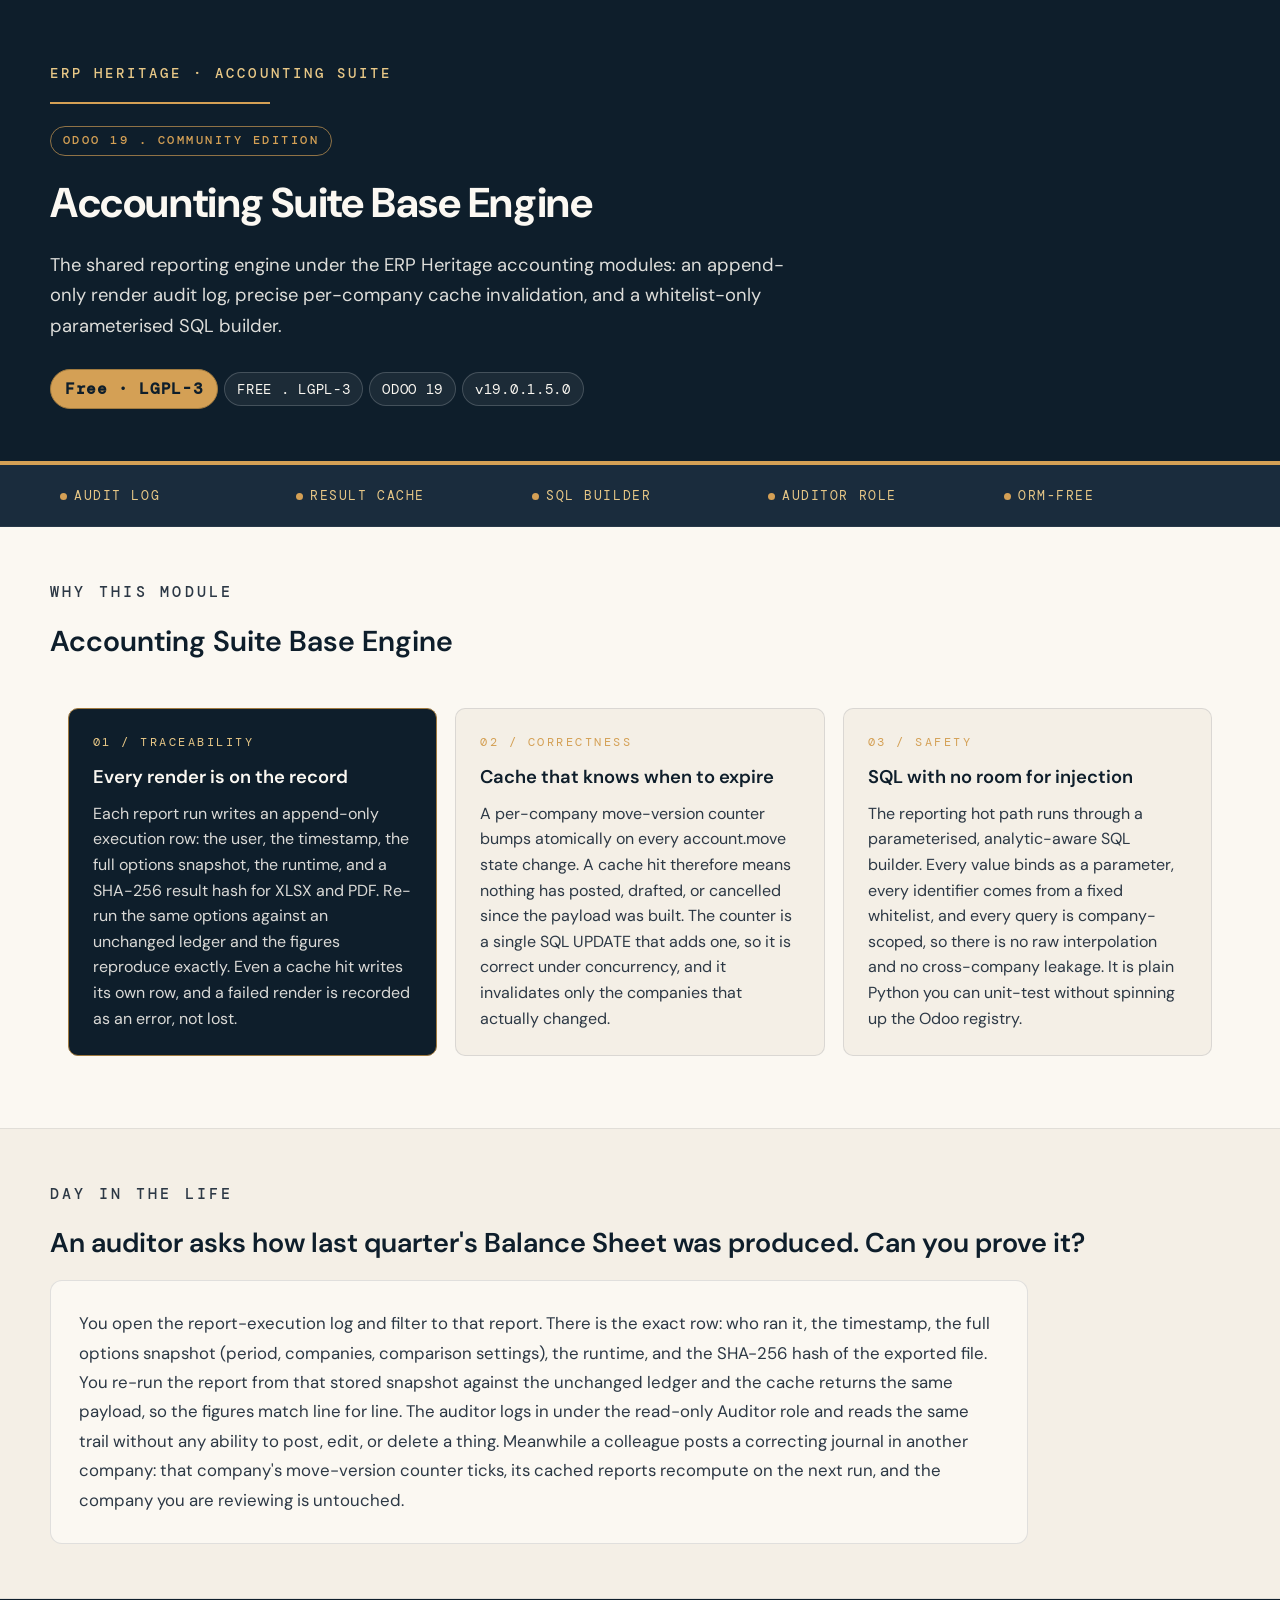
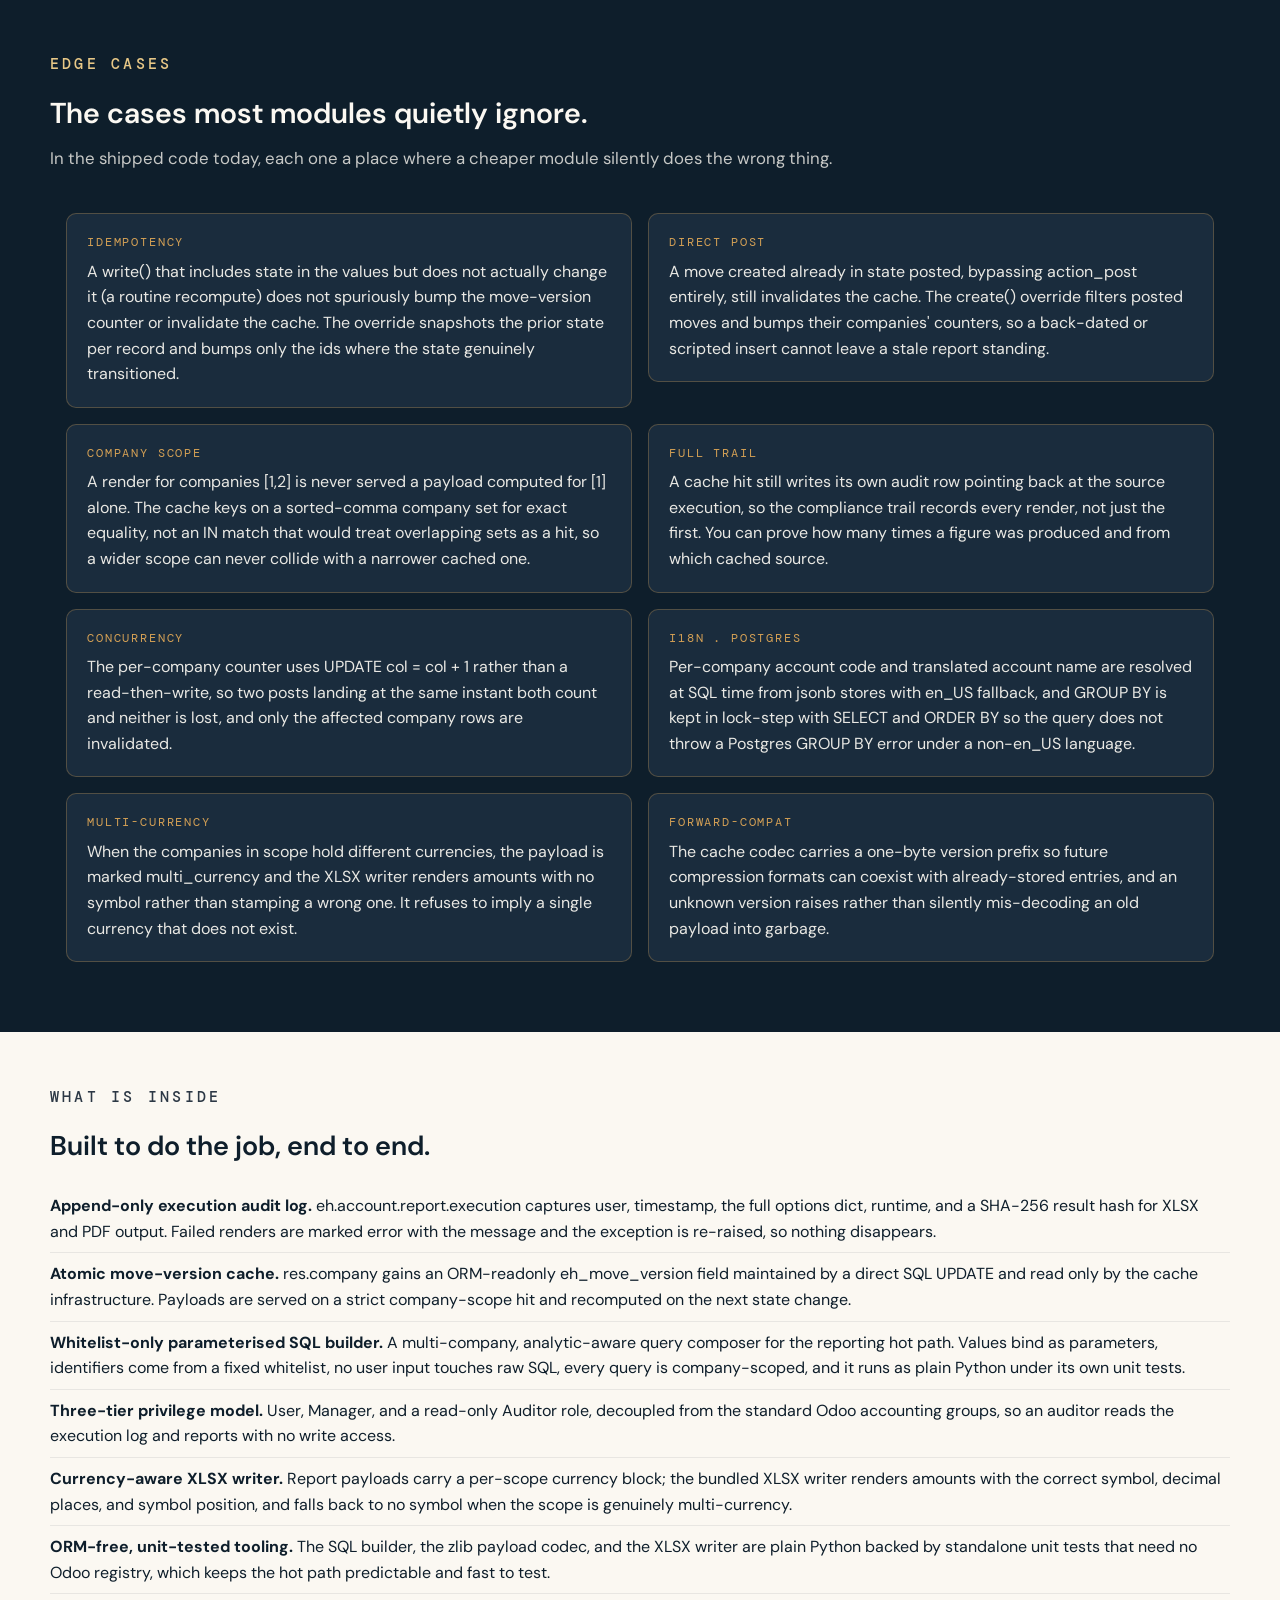
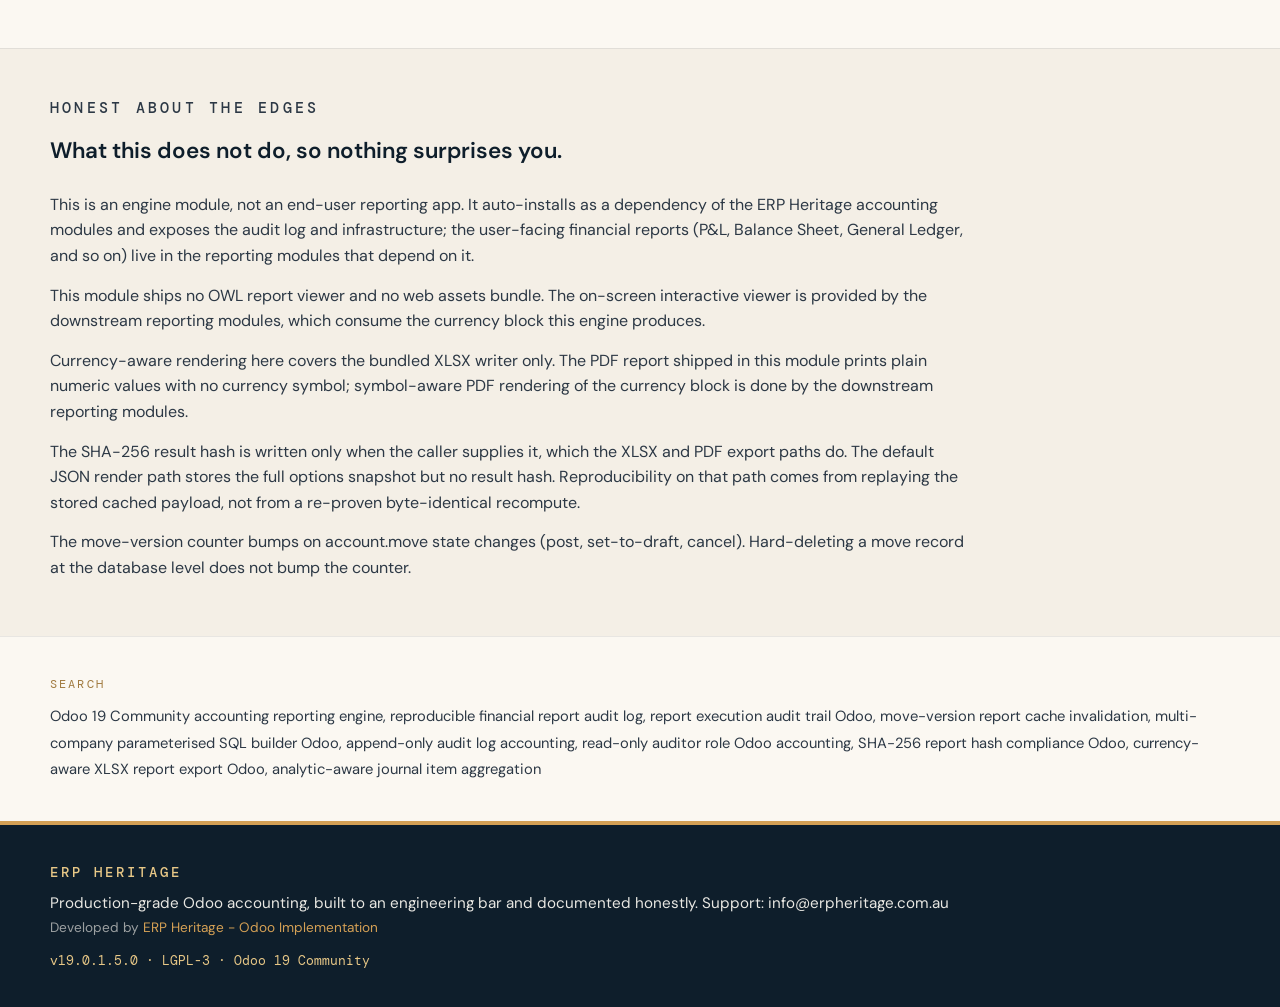
<file: eh_account_base/static/description/index.html>
<!DOCTYPE html>
<html lang="en">
<head>
<meta charset="UTF-8">
<title>Accounting Suite Base Engine | ERP Heritage</title>
<meta name="viewport" content="width=device-width, initial-scale=1">
<meta name="description" content="Shared reporting engine for the ERP Heritage Odoo 19 Community accounting suite, providing a reproducible report-execution audit log and a move-version result cache. Append-only audit log of every report render with user, timestamp, the full options snapshot, runtime, and a SHA-256 result hash for X">
<link rel="preconnect" href="https://fonts.googleapis.com">
<link rel="preconnect" href="https://fonts.gstatic.com" crossorigin>
<link href="https://fonts.googleapis.com/css2?family=DM+Sans:wght@400;500;600;700&family=DM+Mono:wght@400;500&display=swap" rel="stylesheet">
</head>
<body style="margin:0;padding:0;background-color:#FBF8F2;color:#0E1E2B;font-family:'DM Sans',-apple-system,BlinkMacSystemFont,'Segoe UI',Roboto,system-ui,sans-serif;font-size:16px;line-height:1.6;font-weight:400;">
<header style="background-color:#0E1E2B;color:#FBF8F2;padding:60px 24px 52px 24px;border-bottom:4px solid #D4A055;">
  <div style="max-width:1180px;margin:0 auto;">
    <div style="margin-bottom:16px;"><span style="font-size:0.86rem;font-weight:500;letter-spacing:0.22em;text-transform:uppercase;color:#E8C887;font-family:'DM Mono',ui-monospace,monospace;">ERP Heritage &middot; Accounting Suite</span></div>
    <div style="width:220px;height:2px;background-color:#D4A055;margin:14px 0 18px 0;"></div>
    <span style="display:inline-block;font-family:'DM Mono',ui-monospace,monospace;font-size:0.78rem;font-weight:500;letter-spacing:0.2em;text-transform:uppercase;color:#D4A055;padding:4px 12px;border:1px solid rgba(212,160,85,0.65);border-radius:999px;margin:4px 6px 8px 0;">ODOO 19 . COMMUNITY EDITION</span>
    <h1 style="font-size:2.6rem;margin:6px 0 10px 0;font-weight:700;letter-spacing:-0.01em;color:#FBF8F2;">Accounting Suite Base Engine</h1>
    <p style="margin:14px 0 0 0;font-size:1.15rem;line-height:1.65;max-width:760px;color:rgba(251,248,242,0.88);">The shared reporting engine under the ERP Heritage accounting modules: an append-only render audit log, precise per-company cache invalidation, and a whitelist-only parameterised SQL builder.</p>
    <div style="margin-top:24px;"><span style="display:inline-block;background-color:#D4A055;border:1px solid #A07A3F;color:#0E1E2B;padding:6px 14px;border-radius:999px;font-size:1.0rem;letter-spacing:0.04em;font-family:'DM Mono',ui-monospace,monospace;margin:4px 6px 0 0;font-weight:600;">Free · LGPL-3</span><span style="display:inline-block;background-color:rgba(255,255,255,0.06);border:1px solid rgba(255,255,255,0.18);color:#FBF8F2;padding:5px 12px;border-radius:999px;font-size:0.86rem;letter-spacing:0.05em;font-family:'DM Mono',ui-monospace,monospace;margin:4px 6px 0 0;">FREE . LGPL-3</span><span style="display:inline-block;background-color:rgba(255,255,255,0.06);border:1px solid rgba(255,255,255,0.18);color:#FBF8F2;padding:5px 12px;border-radius:999px;font-size:0.86rem;letter-spacing:0.05em;font-family:'DM Mono',ui-monospace,monospace;margin:4px 6px 0 0;">ODOO 19</span><span style="display:inline-block;background-color:rgba(255,255,255,0.06);border:1px solid rgba(255,255,255,0.18);color:#FBF8F2;padding:5px 12px;border-radius:999px;font-size:0.86rem;letter-spacing:0.05em;font-family:'DM Mono',ui-monospace,monospace;margin:4px 6px 0 0;">v19.0.1.5.0</span></div>
  </div>
</header>
<section style="background-color:#1A2C3D;color:#FBF8F2;padding:20px 0;border-bottom:1px solid rgba(255,255,255,0.06);">
  <div style="max-width:1180px;margin:0 auto;padding:0 24px;display:table;width:100%;table-layout:fixed;"><div style="display:table-cell;font-family:'DM Mono',ui-monospace,monospace;font-size:0.82rem;letter-spacing:0.12em;text-transform:uppercase;color:#E8C887;padding:0 10px;vertical-align:middle;"><span style="display:inline-block;width:7px;height:7px;background-color:#D4A055;border-radius:50%;margin-right:7px;vertical-align:middle;"></span>Audit log</div><div style="display:table-cell;font-family:'DM Mono',ui-monospace,monospace;font-size:0.82rem;letter-spacing:0.12em;text-transform:uppercase;color:#E8C887;padding:0 10px;vertical-align:middle;"><span style="display:inline-block;width:7px;height:7px;background-color:#D4A055;border-radius:50%;margin-right:7px;vertical-align:middle;"></span>Result cache</div><div style="display:table-cell;font-family:'DM Mono',ui-monospace,monospace;font-size:0.82rem;letter-spacing:0.12em;text-transform:uppercase;color:#E8C887;padding:0 10px;vertical-align:middle;"><span style="display:inline-block;width:7px;height:7px;background-color:#D4A055;border-radius:50%;margin-right:7px;vertical-align:middle;"></span>SQL builder</div><div style="display:table-cell;font-family:'DM Mono',ui-monospace,monospace;font-size:0.82rem;letter-spacing:0.12em;text-transform:uppercase;color:#E8C887;padding:0 10px;vertical-align:middle;"><span style="display:inline-block;width:7px;height:7px;background-color:#D4A055;border-radius:50%;margin-right:7px;vertical-align:middle;"></span>Auditor role</div><div style="display:table-cell;font-family:'DM Mono',ui-monospace,monospace;font-size:0.82rem;letter-spacing:0.12em;text-transform:uppercase;color:#E8C887;padding:0 10px;vertical-align:middle;"><span style="display:inline-block;width:7px;height:7px;background-color:#D4A055;border-radius:50%;margin-right:7px;vertical-align:middle;"></span>ORM-free</div></div>
</section>
<section style="padding:54px 0;background-color:#FBF8F2;">
  <div style="max-width:1180px;margin:0 auto;padding:0 24px;">
    <h2 style="font-size:0.92rem;text-transform:uppercase;letter-spacing:0.22em;color:#2C3845;margin:0 0 14px 0;font-weight:500;font-family:'DM Mono',ui-monospace,monospace;">Why this module</h2>
    <h3 style="font-size:1.8rem;margin:0 0 26px 0;font-weight:600;color:#0E1E2B;">Accounting Suite Base Engine</h3>
    <div style="display:table;width:100%;border-collapse:separate;border-spacing:18px;"><div style="display:table-row;"><div style="display:table-cell;width:33.33%;vertical-align:top;"><div style="background-color:#0E1E2B;color:#FBF8F2;border:1px solid #A07A3F;padding:24px;border-radius:10px;height:100%;box-sizing:border-box;"><div style="font-family:'DM Mono',ui-monospace,monospace;font-size:0.78rem;letter-spacing:0.2em;color:#E8C887;margin-bottom:10px;">01 / TRACEABILITY</div><h3 style="font-size:1.15rem;font-weight:600;margin:0 0 8px 0;color:#FBF8F2;">Every render is on the record</h3><p style="font-size:1.0rem;color:rgba(251,248,242,0.86);line-height:1.6;margin:0;">Each report run writes an append-only execution row: the user, the timestamp, the full options snapshot, the runtime, and a SHA-256 result hash for XLSX and PDF. Re-run the same options against an unchanged ledger and the figures reproduce exactly. Even a cache hit writes its own row, and a failed render is recorded as an error, not lost.</p></div></div><div style="display:table-cell;width:33.33%;vertical-align:top;"><div style="background-color:#F4EFE6;color:#0E1E2B;border:1px solid rgba(58,74,92,0.14);padding:24px;border-radius:10px;height:100%;box-sizing:border-box;"><div style="font-family:'DM Mono',ui-monospace,monospace;font-size:0.78rem;letter-spacing:0.2em;color:#D4A055;margin-bottom:10px;">02 / CORRECTNESS</div><h3 style="font-size:1.15rem;font-weight:600;margin:0 0 8px 0;color:#0E1E2B;">Cache that knows when to expire</h3><p style="font-size:1.0rem;color:#2C3845;line-height:1.6;margin:0;">A per-company move-version counter bumps atomically on every account.move state change. A cache hit therefore means nothing has posted, drafted, or cancelled since the payload was built. The counter is a single SQL UPDATE that adds one, so it is correct under concurrency, and it invalidates only the companies that actually changed.</p></div></div><div style="display:table-cell;width:33.33%;vertical-align:top;"><div style="background-color:#F4EFE6;color:#0E1E2B;border:1px solid rgba(58,74,92,0.14);padding:24px;border-radius:10px;height:100%;box-sizing:border-box;"><div style="font-family:'DM Mono',ui-monospace,monospace;font-size:0.78rem;letter-spacing:0.2em;color:#D4A055;margin-bottom:10px;">03 / SAFETY</div><h3 style="font-size:1.15rem;font-weight:600;margin:0 0 8px 0;color:#0E1E2B;">SQL with no room for injection</h3><p style="font-size:1.0rem;color:#2C3845;line-height:1.6;margin:0;">The reporting hot path runs through a parameterised, analytic-aware SQL builder. Every value binds as a parameter, every identifier comes from a fixed whitelist, and every query is company-scoped, so there is no raw interpolation and no cross-company leakage. It is plain Python you can unit-test without spinning up the Odoo registry.</p></div></div></div></div>
  </div>
</section>
<section style="padding:54px 0;background-color:#F4EFE6;border-top:1px solid rgba(58,74,92,0.10);border-bottom:1px solid rgba(58,74,92,0.10);">
  <div style="max-width:1180px;margin:0 auto;padding:0 24px;">
    <h2 style="font-size:0.92rem;text-transform:uppercase;letter-spacing:0.22em;color:#2C3845;margin:0 0 14px 0;font-weight:500;font-family:'DM Mono',ui-monospace,monospace;">Day in the life</h2>
    <h3 style="font-size:1.7rem;margin:0 0 16px 0;font-weight:600;color:#0E1E2B;">An auditor asks how last quarter's Balance Sheet was produced. Can you prove it?</h3>
    <div style="background-color:#FBF8F2;border:1px solid rgba(58,74,92,0.14);border-radius:12px;padding:28px;max-width:920px;">
      <p style="font-size:1.05rem;line-height:1.75;color:#2C3845;margin:0;">You open the report-execution log and filter to that report. There is the exact row: who ran it, the timestamp, the full options snapshot (period, companies, comparison settings), the runtime, and the SHA-256 hash of the exported file. You re-run the report from that stored snapshot against the unchanged ledger and the cache returns the same payload, so the figures match line for line. The auditor logs in under the read-only Auditor role and reads the same trail without any ability to post, edit, or delete a thing. Meanwhile a colleague posts a correcting journal in another company: that company's move-version counter ticks, its cached reports recompute on the next run, and the company you are reviewing is untouched.</p>
    </div>
  </div>
</section>
<section style="padding:54px 0;background-color:#0E1E2B;color:#FBF8F2;">
  <div style="max-width:1180px;margin:0 auto;padding:0 24px;">
    <h2 style="font-size:0.92rem;text-transform:uppercase;letter-spacing:0.22em;color:#E8C887;margin:0 0 14px 0;font-weight:500;font-family:'DM Mono',ui-monospace,monospace;">Edge cases</h2>
    <h3 style="font-size:1.8rem;margin:0 0 8px 0;font-weight:600;color:#FBF8F2;">The cases most modules quietly ignore.</h3>
    <p style="font-size:1.05rem;color:rgba(251,248,242,0.78);margin:0 0 26px 0;max-width:820px;">In the shipped code today, each one a place where a cheaper module silently does the wrong thing.</p>
    <div style="display:table;width:100%;border-collapse:separate;border-spacing:16px;"><div style="display:table-row;"><div style="display:table-cell;width:50%;vertical-align:top;"><div style="background-color:#1A2C3D;border:1px solid rgba(212,160,85,0.30);border-radius:10px;padding:20px;height:100%;box-sizing:border-box;"><div style="font-family:'DM Mono',ui-monospace,monospace;font-size:0.72rem;letter-spacing:0.16em;color:#D4A055;margin-bottom:6px;">IDEMPOTENCY</div><p style="margin:0;font-size:1.0rem;line-height:1.6;color:rgba(251,248,242,0.92);">A write() that includes state in the values but does not actually change it (a routine recompute) does not spuriously bump the move-version counter or invalidate the cache. The override snapshots the prior state per record and bumps only the ids where the state genuinely transitioned.</p></div></div><div style="display:table-cell;width:50%;vertical-align:top;"><div style="background-color:#1A2C3D;border:1px solid rgba(212,160,85,0.30);border-radius:10px;padding:20px;height:100%;box-sizing:border-box;"><div style="font-family:'DM Mono',ui-monospace,monospace;font-size:0.72rem;letter-spacing:0.16em;color:#D4A055;margin-bottom:6px;">DIRECT POST</div><p style="margin:0;font-size:1.0rem;line-height:1.6;color:rgba(251,248,242,0.92);">A move created already in state posted, bypassing action_post entirely, still invalidates the cache. The create() override filters posted moves and bumps their companies' counters, so a back-dated or scripted insert cannot leave a stale report standing.</p></div></div></div><div style="display:table-row;"><div style="display:table-cell;width:50%;vertical-align:top;"><div style="background-color:#1A2C3D;border:1px solid rgba(212,160,85,0.30);border-radius:10px;padding:20px;height:100%;box-sizing:border-box;"><div style="font-family:'DM Mono',ui-monospace,monospace;font-size:0.72rem;letter-spacing:0.16em;color:#D4A055;margin-bottom:6px;">COMPANY SCOPE</div><p style="margin:0;font-size:1.0rem;line-height:1.6;color:rgba(251,248,242,0.92);">A render for companies [1,2] is never served a payload computed for [1] alone. The cache keys on a sorted-comma company set for exact equality, not an IN match that would treat overlapping sets as a hit, so a wider scope can never collide with a narrower cached one.</p></div></div><div style="display:table-cell;width:50%;vertical-align:top;"><div style="background-color:#1A2C3D;border:1px solid rgba(212,160,85,0.30);border-radius:10px;padding:20px;height:100%;box-sizing:border-box;"><div style="font-family:'DM Mono',ui-monospace,monospace;font-size:0.72rem;letter-spacing:0.16em;color:#D4A055;margin-bottom:6px;">FULL TRAIL</div><p style="margin:0;font-size:1.0rem;line-height:1.6;color:rgba(251,248,242,0.92);">A cache hit still writes its own audit row pointing back at the source execution, so the compliance trail records every render, not just the first. You can prove how many times a figure was produced and from which cached source.</p></div></div></div><div style="display:table-row;"><div style="display:table-cell;width:50%;vertical-align:top;"><div style="background-color:#1A2C3D;border:1px solid rgba(212,160,85,0.30);border-radius:10px;padding:20px;height:100%;box-sizing:border-box;"><div style="font-family:'DM Mono',ui-monospace,monospace;font-size:0.72rem;letter-spacing:0.16em;color:#D4A055;margin-bottom:6px;">CONCURRENCY</div><p style="margin:0;font-size:1.0rem;line-height:1.6;color:rgba(251,248,242,0.92);">The per-company counter uses UPDATE col = col + 1 rather than a read-then-write, so two posts landing at the same instant both count and neither is lost, and only the affected company rows are invalidated.</p></div></div><div style="display:table-cell;width:50%;vertical-align:top;"><div style="background-color:#1A2C3D;border:1px solid rgba(212,160,85,0.30);border-radius:10px;padding:20px;height:100%;box-sizing:border-box;"><div style="font-family:'DM Mono',ui-monospace,monospace;font-size:0.72rem;letter-spacing:0.16em;color:#D4A055;margin-bottom:6px;">I18N . POSTGRES</div><p style="margin:0;font-size:1.0rem;line-height:1.6;color:rgba(251,248,242,0.92);">Per-company account code and translated account name are resolved at SQL time from jsonb stores with en_US fallback, and GROUP BY is kept in lock-step with SELECT and ORDER BY so the query does not throw a Postgres GROUP BY error under a non-en_US language.</p></div></div></div><div style="display:table-row;"><div style="display:table-cell;width:50%;vertical-align:top;"><div style="background-color:#1A2C3D;border:1px solid rgba(212,160,85,0.30);border-radius:10px;padding:20px;height:100%;box-sizing:border-box;"><div style="font-family:'DM Mono',ui-monospace,monospace;font-size:0.72rem;letter-spacing:0.16em;color:#D4A055;margin-bottom:6px;">MULTI-CURRENCY</div><p style="margin:0;font-size:1.0rem;line-height:1.6;color:rgba(251,248,242,0.92);">When the companies in scope hold different currencies, the payload is marked multi_currency and the XLSX writer renders amounts with no symbol rather than stamping a wrong one. It refuses to imply a single currency that does not exist.</p></div></div><div style="display:table-cell;width:50%;vertical-align:top;"><div style="background-color:#1A2C3D;border:1px solid rgba(212,160,85,0.30);border-radius:10px;padding:20px;height:100%;box-sizing:border-box;"><div style="font-family:'DM Mono',ui-monospace,monospace;font-size:0.72rem;letter-spacing:0.16em;color:#D4A055;margin-bottom:6px;">FORWARD-COMPAT</div><p style="margin:0;font-size:1.0rem;line-height:1.6;color:rgba(251,248,242,0.92);">The cache codec carries a one-byte version prefix so future compression formats can coexist with already-stored entries, and an unknown version raises rather than silently mis-decoding an old payload into garbage.</p></div></div></div></div>
  </div>
</section>
<section style="padding:54px 0;background-color:#FBF8F2;">
  <div style="max-width:1180px;margin:0 auto;padding:0 24px;">
    <h2 style="font-size:0.92rem;text-transform:uppercase;letter-spacing:0.22em;color:#2C3845;margin:0 0 14px 0;font-weight:500;font-family:'DM Mono',ui-monospace,monospace;">What is inside</h2>
    <h3 style="font-size:1.7rem;margin:0 0 18px 0;font-weight:600;color:#0E1E2B;">Built to do the job, end to end.</h3>
    <ul style="margin:0;padding:0;list-style:none;"><li style="padding:8px 0;border-bottom:1px solid rgba(58,74,92,0.10);"><strong>Append-only execution audit log.</strong> eh.account.report.execution captures user, timestamp, the full options dict, runtime, and a SHA-256 result hash for XLSX and PDF output. Failed renders are marked error with the message and the exception is re-raised, so nothing disappears.</li><li style="padding:8px 0;border-bottom:1px solid rgba(58,74,92,0.10);"><strong>Atomic move-version cache.</strong> res.company gains an ORM-readonly eh_move_version field maintained by a direct SQL UPDATE and read only by the cache infrastructure. Payloads are served on a strict company-scope hit and recomputed on the next state change.</li><li style="padding:8px 0;border-bottom:1px solid rgba(58,74,92,0.10);"><strong>Whitelist-only parameterised SQL builder.</strong> A multi-company, analytic-aware query composer for the reporting hot path. Values bind as parameters, identifiers come from a fixed whitelist, no user input touches raw SQL, every query is company-scoped, and it runs as plain Python under its own unit tests.</li><li style="padding:8px 0;border-bottom:1px solid rgba(58,74,92,0.10);"><strong>Three-tier privilege model.</strong> User, Manager, and a read-only Auditor role, decoupled from the standard Odoo accounting groups, so an auditor reads the execution log and reports with no write access.</li><li style="padding:8px 0;border-bottom:1px solid rgba(58,74,92,0.10);"><strong>Currency-aware XLSX writer.</strong> Report payloads carry a per-scope currency block; the bundled XLSX writer renders amounts with the correct symbol, decimal places, and symbol position, and falls back to no symbol when the scope is genuinely multi-currency.</li><li style="padding:8px 0;border-bottom:1px solid rgba(58,74,92,0.10);"><strong>ORM-free, unit-tested tooling.</strong> The SQL builder, the zlib payload codec, and the XLSX writer are plain Python backed by standalone unit tests that need no Odoo registry, which keeps the hot path predictable and fast to test.</li></ul>
  </div>
</section>
<section style="padding:48px 0;background-color:#F4EFE6;border-top:1px solid rgba(58,74,92,0.10);">
  <div style="max-width:1180px;margin:0 auto;padding:0 24px;">
    <h2 style="font-size:0.92rem;text-transform:uppercase;letter-spacing:0.22em;color:#2C3845;margin:0 0 12px 0;font-weight:500;font-family:'DM Mono',ui-monospace,monospace;">Honest about the edges</h2>
    <h3 style="font-size:1.4rem;margin:0 0 16px 0;font-weight:600;color:#0E1E2B;">What this does not do, so nothing surprises you.</h3>
    <ul style="margin:0;padding:0;list-style:none;max-width:920px;"><li style="padding:7px 0;color:#2C3845;font-size:1.0rem;line-height:1.6;">This is an engine module, not an end-user reporting app. It auto-installs as a dependency of the ERP Heritage accounting modules and exposes the audit log and infrastructure; the user-facing financial reports (P&amp;L, Balance Sheet, General Ledger, and so on) live in the reporting modules that depend on it.</li><li style="padding:7px 0;color:#2C3845;font-size:1.0rem;line-height:1.6;">This module ships no OWL report viewer and no web assets bundle. The on-screen interactive viewer is provided by the downstream reporting modules, which consume the currency block this engine produces.</li><li style="padding:7px 0;color:#2C3845;font-size:1.0rem;line-height:1.6;">Currency-aware rendering here covers the bundled XLSX writer only. The PDF report shipped in this module prints plain numeric values with no currency symbol; symbol-aware PDF rendering of the currency block is done by the downstream reporting modules.</li><li style="padding:7px 0;color:#2C3845;font-size:1.0rem;line-height:1.6;">The SHA-256 result hash is written only when the caller supplies it, which the XLSX and PDF export paths do. The default JSON render path stores the full options snapshot but no result hash. Reproducibility on that path comes from replaying the stored cached payload, not from a re-proven byte-identical recompute.</li><li style="padding:7px 0;color:#2C3845;font-size:1.0rem;line-height:1.6;">The move-version counter bumps on account.move state changes (post, set-to-draft, cancel). Hard-deleting a move record at the database level does not bump the counter.</li></ul>
  </div>
</section>
<section style="padding:38px 0;background-color:#FBF8F2;border-top:1px solid rgba(58,74,92,0.10);">
  <div style="max-width:1180px;margin:0 auto;padding:0 24px;">
    <div style="font-family:'DM Mono',ui-monospace,monospace;font-size:0.74rem;letter-spacing:0.18em;text-transform:uppercase;color:#A07A3F;margin-bottom:10px;">Search</div>
    <p style="font-size:0.92rem;color:#2C3845;line-height:1.8;margin:0;">Odoo 19 Community accounting reporting engine, reproducible financial report audit log, report execution audit trail Odoo, move-version report cache invalidation, multi-company parameterised SQL builder Odoo, append-only audit log accounting, read-only auditor role Odoo accounting, SHA-256 report hash compliance Odoo, currency-aware XLSX report export Odoo, analytic-aware journal item aggregation</p>
  </div>
</section>
<footer style="background-color:#0E1E2B;color:#FBF8F2;padding:36px 24px;border-top:4px solid #D4A055;">
  <div style="max-width:1180px;margin:0 auto;">
    <div style="font-size:0.86rem;font-weight:500;letter-spacing:0.22em;text-transform:uppercase;color:#E8C887;font-family:'DM Mono',ui-monospace,monospace;margin-bottom:8px;">ERP Heritage</div>
    <p style="margin:0;font-size:0.95rem;color:rgba(251,248,242,0.92);line-height:1.6;">Production-grade Odoo accounting, built to an engineering bar and documented honestly. Support: info@erpheritage.com.au<br>
    <span style="font-size:0.85rem; color:rgba(251,248,242,0.6);">Developed by <a href="https://www.erpheritage.com.au/" target="_blank" style="color:#D4A055; text-decoration:none;">ERP Heritage - Odoo Implementation</a></span></p>
    <p style="margin:10px 0 0 0;font-size:0.82rem;color:#E8C887;font-family:'DM Mono',ui-monospace,monospace;">v19.0.1.5.0 &middot; LGPL-3 &middot; Odoo 19 Community</p>
  </div>
</footer>
</body>
</html>
</file>
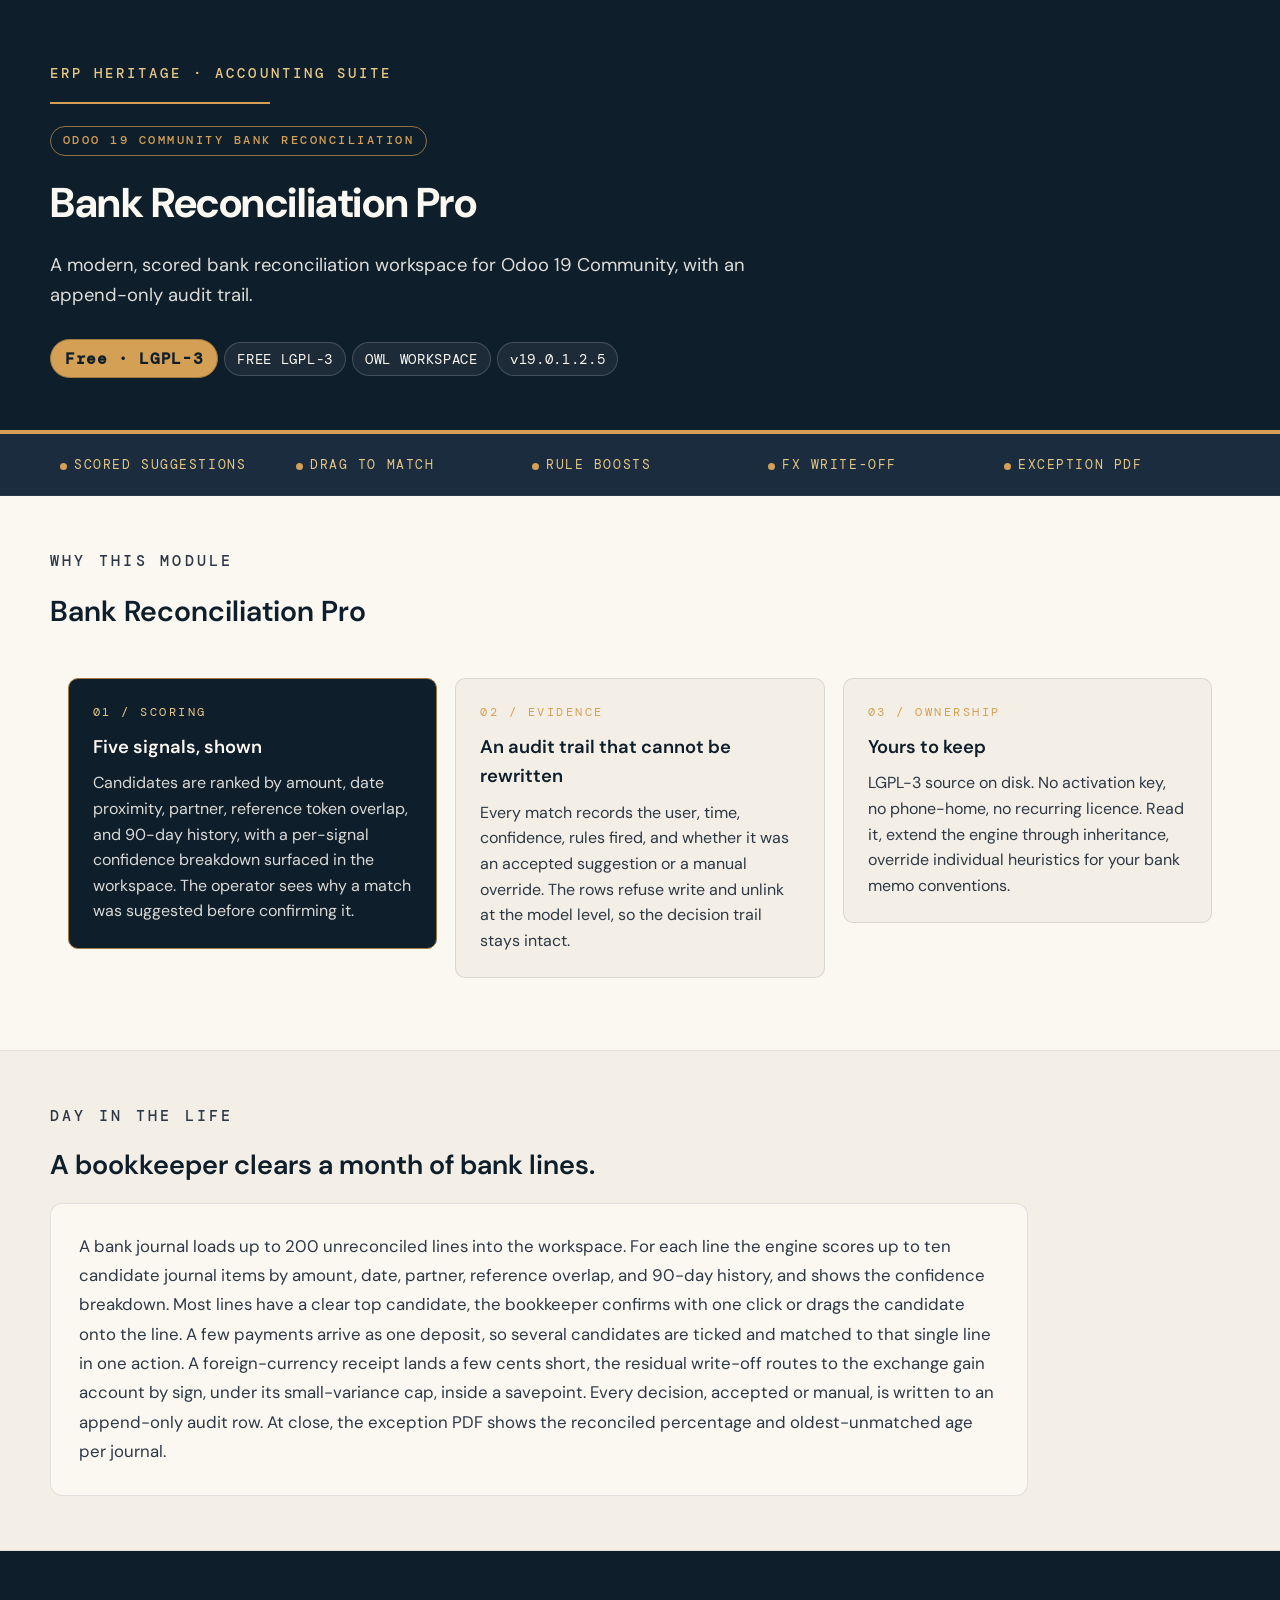
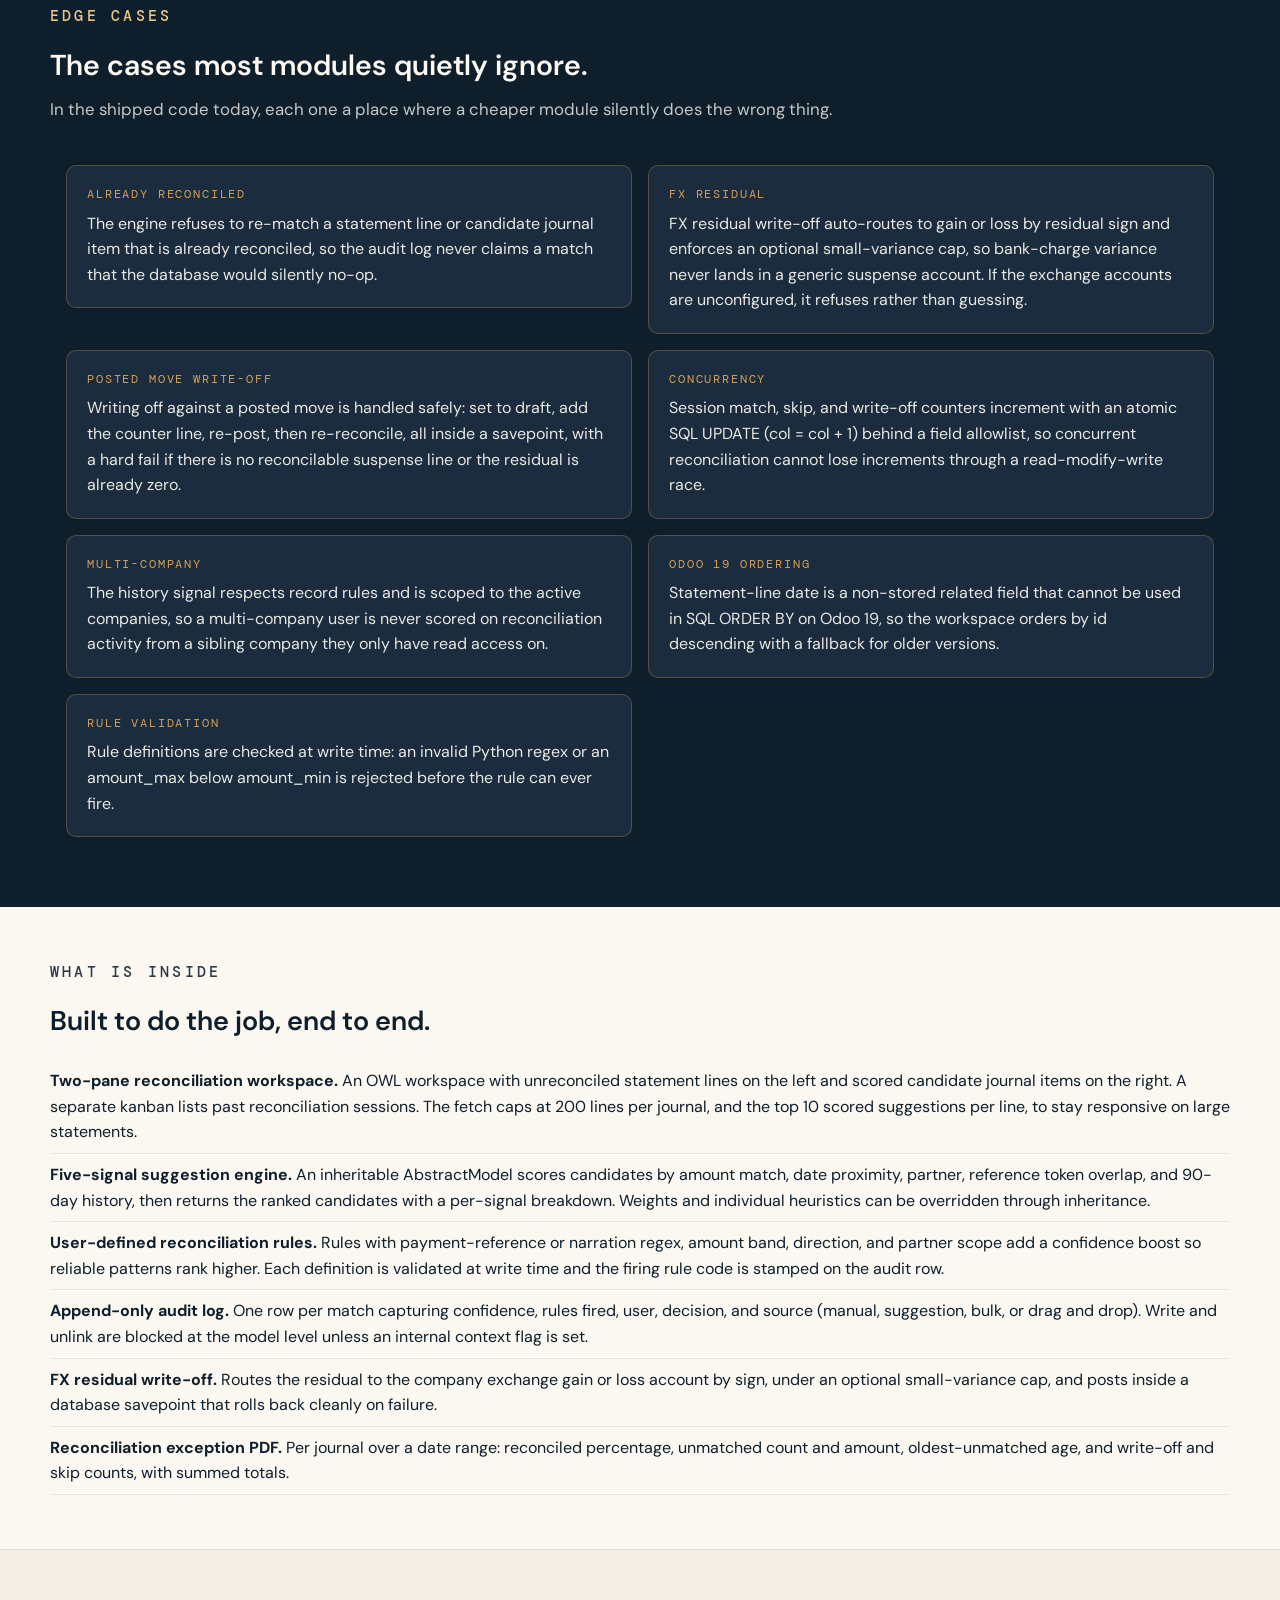
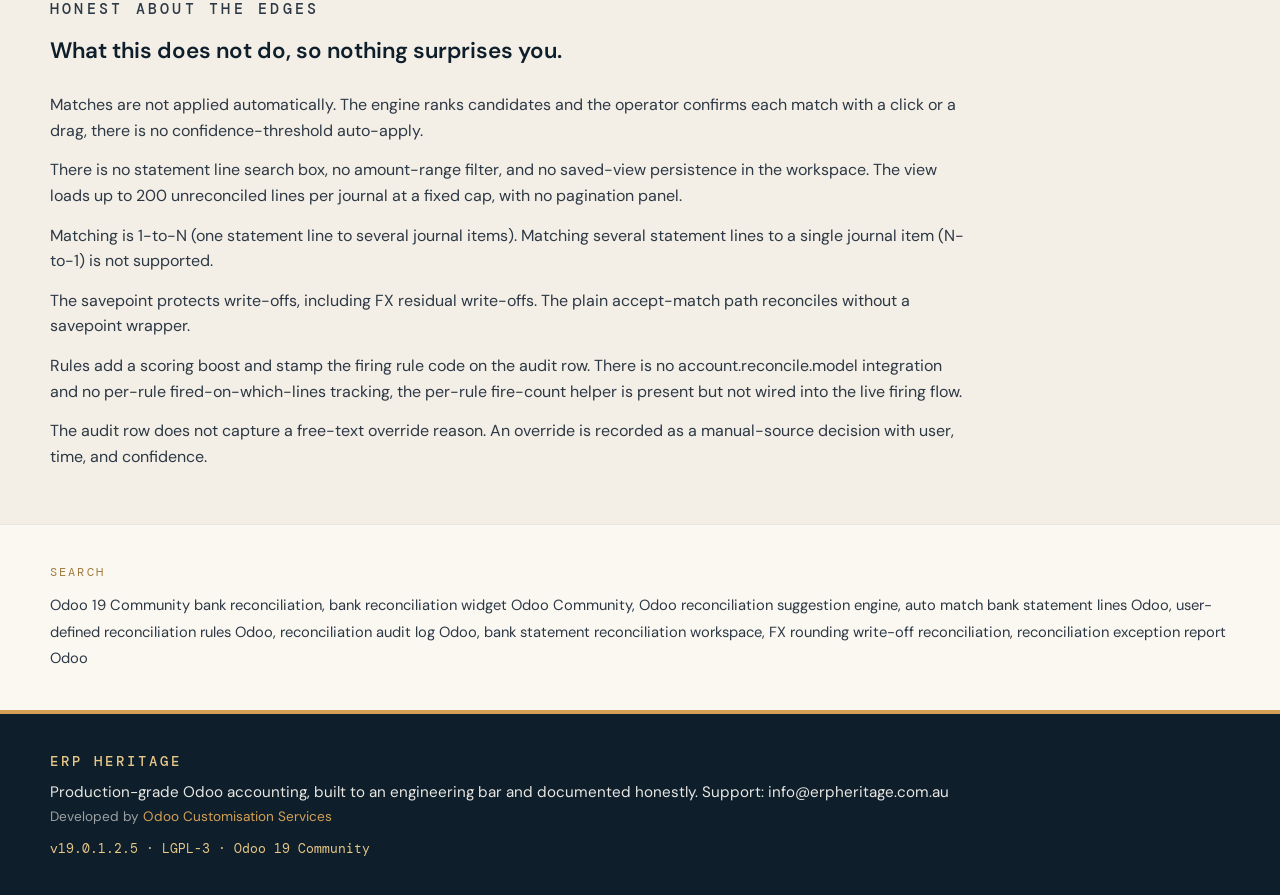
<file: eh_account_reconcile_pro/static/description/index.html>
<!DOCTYPE html>
<html lang="en">
<head>
<meta charset="UTF-8">
<title>Bank Reconciliation Pro | ERP Heritage</title>
<meta name="viewport" content="width=device-width, initial-scale=1">
<meta name="description" content="A modern bank reconciliation workspace for Odoo 19 Community Edition with a five-signal suggestion engine that ranks candidate journal items by confidence, so an operator confirms each match with one click or a drag. Odoo 19 Community bank reconciliation, bank reconciliation widget Odoo Community, r">
<link rel="preconnect" href="https://fonts.googleapis.com">
<link rel="preconnect" href="https://fonts.gstatic.com" crossorigin>
<link href="https://fonts.googleapis.com/css2?family=DM+Sans:wght@400;500;600;700&family=DM+Mono:wght@400;500&display=swap" rel="stylesheet">
</head>
<body style="margin:0;padding:0;background-color:#FBF8F2;color:#0E1E2B;font-family:'DM Sans',-apple-system,BlinkMacSystemFont,'Segoe UI',Roboto,system-ui,sans-serif;font-size:16px;line-height:1.6;font-weight:400;">
<header style="background-color:#0E1E2B;color:#FBF8F2;padding:60px 24px 52px 24px;border-bottom:4px solid #D4A055;">
  <div style="max-width:1180px;margin:0 auto;">
    <div style="margin-bottom:16px;"><span style="font-size:0.86rem;font-weight:500;letter-spacing:0.22em;text-transform:uppercase;color:#E8C887;font-family:'DM Mono',ui-monospace,monospace;">ERP Heritage &middot; Accounting Suite</span></div>
    <div style="width:220px;height:2px;background-color:#D4A055;margin:14px 0 18px 0;"></div>
    <span style="display:inline-block;font-family:'DM Mono',ui-monospace,monospace;font-size:0.78rem;font-weight:500;letter-spacing:0.2em;text-transform:uppercase;color:#D4A055;padding:4px 12px;border:1px solid rgba(212,160,85,0.65);border-radius:999px;margin:4px 6px 8px 0;">ODOO 19 COMMUNITY BANK RECONCILIATION</span>
    <h1 style="font-size:2.6rem;margin:6px 0 10px 0;font-weight:700;letter-spacing:-0.01em;color:#FBF8F2;">Bank Reconciliation Pro</h1>
    <p style="margin:14px 0 0 0;font-size:1.15rem;line-height:1.65;max-width:760px;color:rgba(251,248,242,0.88);">A modern, scored bank reconciliation workspace for Odoo 19 Community, with an append-only audit trail.</p>
    <div style="margin-top:24px;"><span style="display:inline-block;background-color:#D4A055;border:1px solid #A07A3F;color:#0E1E2B;padding:6px 14px;border-radius:999px;font-size:1.0rem;letter-spacing:0.04em;font-family:'DM Mono',ui-monospace,monospace;margin:4px 6px 0 0;font-weight:600;">Free · LGPL-3</span><span style="display:inline-block;background-color:rgba(255,255,255,0.06);border:1px solid rgba(255,255,255,0.18);color:#FBF8F2;padding:5px 12px;border-radius:999px;font-size:0.86rem;letter-spacing:0.05em;font-family:'DM Mono',ui-monospace,monospace;margin:4px 6px 0 0;">FREE LGPL-3</span><span style="display:inline-block;background-color:rgba(255,255,255,0.06);border:1px solid rgba(255,255,255,0.18);color:#FBF8F2;padding:5px 12px;border-radius:999px;font-size:0.86rem;letter-spacing:0.05em;font-family:'DM Mono',ui-monospace,monospace;margin:4px 6px 0 0;">OWL WORKSPACE</span><span style="display:inline-block;background-color:rgba(255,255,255,0.06);border:1px solid rgba(255,255,255,0.18);color:#FBF8F2;padding:5px 12px;border-radius:999px;font-size:0.86rem;letter-spacing:0.05em;font-family:'DM Mono',ui-monospace,monospace;margin:4px 6px 0 0;">v19.0.1.2.5</span></div>
  </div>
</header>
<section style="background-color:#1A2C3D;color:#FBF8F2;padding:20px 0;border-bottom:1px solid rgba(255,255,255,0.06);">
  <div style="max-width:1180px;margin:0 auto;padding:0 24px;display:table;width:100%;table-layout:fixed;"><div style="display:table-cell;font-family:'DM Mono',ui-monospace,monospace;font-size:0.82rem;letter-spacing:0.12em;text-transform:uppercase;color:#E8C887;padding:0 10px;vertical-align:middle;"><span style="display:inline-block;width:7px;height:7px;background-color:#D4A055;border-radius:50%;margin-right:7px;vertical-align:middle;"></span>Scored suggestions</div><div style="display:table-cell;font-family:'DM Mono',ui-monospace,monospace;font-size:0.82rem;letter-spacing:0.12em;text-transform:uppercase;color:#E8C887;padding:0 10px;vertical-align:middle;"><span style="display:inline-block;width:7px;height:7px;background-color:#D4A055;border-radius:50%;margin-right:7px;vertical-align:middle;"></span>Drag to match</div><div style="display:table-cell;font-family:'DM Mono',ui-monospace,monospace;font-size:0.82rem;letter-spacing:0.12em;text-transform:uppercase;color:#E8C887;padding:0 10px;vertical-align:middle;"><span style="display:inline-block;width:7px;height:7px;background-color:#D4A055;border-radius:50%;margin-right:7px;vertical-align:middle;"></span>Rule boosts</div><div style="display:table-cell;font-family:'DM Mono',ui-monospace,monospace;font-size:0.82rem;letter-spacing:0.12em;text-transform:uppercase;color:#E8C887;padding:0 10px;vertical-align:middle;"><span style="display:inline-block;width:7px;height:7px;background-color:#D4A055;border-radius:50%;margin-right:7px;vertical-align:middle;"></span>FX write-off</div><div style="display:table-cell;font-family:'DM Mono',ui-monospace,monospace;font-size:0.82rem;letter-spacing:0.12em;text-transform:uppercase;color:#E8C887;padding:0 10px;vertical-align:middle;"><span style="display:inline-block;width:7px;height:7px;background-color:#D4A055;border-radius:50%;margin-right:7px;vertical-align:middle;"></span>Exception PDF</div></div>
</section>
<section style="padding:54px 0;background-color:#FBF8F2;">
  <div style="max-width:1180px;margin:0 auto;padding:0 24px;">
    <h2 style="font-size:0.92rem;text-transform:uppercase;letter-spacing:0.22em;color:#2C3845;margin:0 0 14px 0;font-weight:500;font-family:'DM Mono',ui-monospace,monospace;">Why this module</h2>
    <h3 style="font-size:1.8rem;margin:0 0 26px 0;font-weight:600;color:#0E1E2B;">Bank Reconciliation Pro</h3>
    <div style="display:table;width:100%;border-collapse:separate;border-spacing:18px;"><div style="display:table-row;"><div style="display:table-cell;width:33.33%;vertical-align:top;"><div style="background-color:#0E1E2B;color:#FBF8F2;border:1px solid #A07A3F;padding:24px;border-radius:10px;height:100%;box-sizing:border-box;"><div style="font-family:'DM Mono',ui-monospace,monospace;font-size:0.78rem;letter-spacing:0.2em;color:#E8C887;margin-bottom:10px;">01 / SCORING</div><h3 style="font-size:1.15rem;font-weight:600;margin:0 0 8px 0;color:#FBF8F2;">Five signals, shown</h3><p style="font-size:1.0rem;color:rgba(251,248,242,0.86);line-height:1.6;margin:0;">Candidates are ranked by amount, date proximity, partner, reference token overlap, and 90-day history, with a per-signal confidence breakdown surfaced in the workspace. The operator sees why a match was suggested before confirming it.</p></div></div><div style="display:table-cell;width:33.33%;vertical-align:top;"><div style="background-color:#F4EFE6;color:#0E1E2B;border:1px solid rgba(58,74,92,0.14);padding:24px;border-radius:10px;height:100%;box-sizing:border-box;"><div style="font-family:'DM Mono',ui-monospace,monospace;font-size:0.78rem;letter-spacing:0.2em;color:#D4A055;margin-bottom:10px;">02 / EVIDENCE</div><h3 style="font-size:1.15rem;font-weight:600;margin:0 0 8px 0;color:#0E1E2B;">An audit trail that cannot be rewritten</h3><p style="font-size:1.0rem;color:#2C3845;line-height:1.6;margin:0;">Every match records the user, time, confidence, rules fired, and whether it was an accepted suggestion or a manual override. The rows refuse write and unlink at the model level, so the decision trail stays intact.</p></div></div><div style="display:table-cell;width:33.33%;vertical-align:top;"><div style="background-color:#F4EFE6;color:#0E1E2B;border:1px solid rgba(58,74,92,0.14);padding:24px;border-radius:10px;height:100%;box-sizing:border-box;"><div style="font-family:'DM Mono',ui-monospace,monospace;font-size:0.78rem;letter-spacing:0.2em;color:#D4A055;margin-bottom:10px;">03 / OWNERSHIP</div><h3 style="font-size:1.15rem;font-weight:600;margin:0 0 8px 0;color:#0E1E2B;">Yours to keep</h3><p style="font-size:1.0rem;color:#2C3845;line-height:1.6;margin:0;">LGPL-3 source on disk. No activation key, no phone-home, no recurring licence. Read it, extend the engine through inheritance, override individual heuristics for your bank memo conventions.</p></div></div></div></div>
  </div>
</section>
<section style="padding:54px 0;background-color:#F4EFE6;border-top:1px solid rgba(58,74,92,0.10);border-bottom:1px solid rgba(58,74,92,0.10);">
  <div style="max-width:1180px;margin:0 auto;padding:0 24px;">
    <h2 style="font-size:0.92rem;text-transform:uppercase;letter-spacing:0.22em;color:#2C3845;margin:0 0 14px 0;font-weight:500;font-family:'DM Mono',ui-monospace,monospace;">Day in the life</h2>
    <h3 style="font-size:1.7rem;margin:0 0 16px 0;font-weight:600;color:#0E1E2B;">A bookkeeper clears a month of bank lines.</h3>
    <div style="background-color:#FBF8F2;border:1px solid rgba(58,74,92,0.14);border-radius:12px;padding:28px;max-width:920px;">
      <p style="font-size:1.05rem;line-height:1.75;color:#2C3845;margin:0;">A bank journal loads up to 200 unreconciled lines into the workspace. For each line the engine scores up to ten candidate journal items by amount, date, partner, reference overlap, and 90-day history, and shows the confidence breakdown. Most lines have a clear top candidate, the bookkeeper confirms with one click or drags the candidate onto the line. A few payments arrive as one deposit, so several candidates are ticked and matched to that single line in one action. A foreign-currency receipt lands a few cents short, the residual write-off routes to the exchange gain account by sign, under its small-variance cap, inside a savepoint. Every decision, accepted or manual, is written to an append-only audit row. At close, the exception PDF shows the reconciled percentage and oldest-unmatched age per journal.</p>
    </div>
  </div>
</section>
<section style="padding:54px 0;background-color:#0E1E2B;color:#FBF8F2;">
  <div style="max-width:1180px;margin:0 auto;padding:0 24px;">
    <h2 style="font-size:0.92rem;text-transform:uppercase;letter-spacing:0.22em;color:#E8C887;margin:0 0 14px 0;font-weight:500;font-family:'DM Mono',ui-monospace,monospace;">Edge cases</h2>
    <h3 style="font-size:1.8rem;margin:0 0 8px 0;font-weight:600;color:#FBF8F2;">The cases most modules quietly ignore.</h3>
    <p style="font-size:1.05rem;color:rgba(251,248,242,0.78);margin:0 0 26px 0;max-width:820px;">In the shipped code today, each one a place where a cheaper module silently does the wrong thing.</p>
    <div style="display:table;width:100%;border-collapse:separate;border-spacing:16px;"><div style="display:table-row;"><div style="display:table-cell;width:50%;vertical-align:top;"><div style="background-color:#1A2C3D;border:1px solid rgba(212,160,85,0.30);border-radius:10px;padding:20px;height:100%;box-sizing:border-box;"><div style="font-family:'DM Mono',ui-monospace,monospace;font-size:0.72rem;letter-spacing:0.16em;color:#D4A055;margin-bottom:6px;">ALREADY RECONCILED</div><p style="margin:0;font-size:1.0rem;line-height:1.6;color:rgba(251,248,242,0.92);">The engine refuses to re-match a statement line or candidate journal item that is already reconciled, so the audit log never claims a match that the database would silently no-op.</p></div></div><div style="display:table-cell;width:50%;vertical-align:top;"><div style="background-color:#1A2C3D;border:1px solid rgba(212,160,85,0.30);border-radius:10px;padding:20px;height:100%;box-sizing:border-box;"><div style="font-family:'DM Mono',ui-monospace,monospace;font-size:0.72rem;letter-spacing:0.16em;color:#D4A055;margin-bottom:6px;">FX RESIDUAL</div><p style="margin:0;font-size:1.0rem;line-height:1.6;color:rgba(251,248,242,0.92);">FX residual write-off auto-routes to gain or loss by residual sign and enforces an optional small-variance cap, so bank-charge variance never lands in a generic suspense account. If the exchange accounts are unconfigured, it refuses rather than guessing.</p></div></div></div><div style="display:table-row;"><div style="display:table-cell;width:50%;vertical-align:top;"><div style="background-color:#1A2C3D;border:1px solid rgba(212,160,85,0.30);border-radius:10px;padding:20px;height:100%;box-sizing:border-box;"><div style="font-family:'DM Mono',ui-monospace,monospace;font-size:0.72rem;letter-spacing:0.16em;color:#D4A055;margin-bottom:6px;">POSTED MOVE WRITE-OFF</div><p style="margin:0;font-size:1.0rem;line-height:1.6;color:rgba(251,248,242,0.92);">Writing off against a posted move is handled safely: set to draft, add the counter line, re-post, then re-reconcile, all inside a savepoint, with a hard fail if there is no reconcilable suspense line or the residual is already zero.</p></div></div><div style="display:table-cell;width:50%;vertical-align:top;"><div style="background-color:#1A2C3D;border:1px solid rgba(212,160,85,0.30);border-radius:10px;padding:20px;height:100%;box-sizing:border-box;"><div style="font-family:'DM Mono',ui-monospace,monospace;font-size:0.72rem;letter-spacing:0.16em;color:#D4A055;margin-bottom:6px;">CONCURRENCY</div><p style="margin:0;font-size:1.0rem;line-height:1.6;color:rgba(251,248,242,0.92);">Session match, skip, and write-off counters increment with an atomic SQL UPDATE (col = col + 1) behind a field allowlist, so concurrent reconciliation cannot lose increments through a read-modify-write race.</p></div></div></div><div style="display:table-row;"><div style="display:table-cell;width:50%;vertical-align:top;"><div style="background-color:#1A2C3D;border:1px solid rgba(212,160,85,0.30);border-radius:10px;padding:20px;height:100%;box-sizing:border-box;"><div style="font-family:'DM Mono',ui-monospace,monospace;font-size:0.72rem;letter-spacing:0.16em;color:#D4A055;margin-bottom:6px;">MULTI-COMPANY</div><p style="margin:0;font-size:1.0rem;line-height:1.6;color:rgba(251,248,242,0.92);">The history signal respects record rules and is scoped to the active companies, so a multi-company user is never scored on reconciliation activity from a sibling company they only have read access on.</p></div></div><div style="display:table-cell;width:50%;vertical-align:top;"><div style="background-color:#1A2C3D;border:1px solid rgba(212,160,85,0.30);border-radius:10px;padding:20px;height:100%;box-sizing:border-box;"><div style="font-family:'DM Mono',ui-monospace,monospace;font-size:0.72rem;letter-spacing:0.16em;color:#D4A055;margin-bottom:6px;">ODOO 19 ORDERING</div><p style="margin:0;font-size:1.0rem;line-height:1.6;color:rgba(251,248,242,0.92);">Statement-line date is a non-stored related field that cannot be used in SQL ORDER BY on Odoo 19, so the workspace orders by id descending with a fallback for older versions.</p></div></div></div><div style="display:table-row;"><div style="display:table-cell;width:50%;vertical-align:top;"><div style="background-color:#1A2C3D;border:1px solid rgba(212,160,85,0.30);border-radius:10px;padding:20px;height:100%;box-sizing:border-box;"><div style="font-family:'DM Mono',ui-monospace,monospace;font-size:0.72rem;letter-spacing:0.16em;color:#D4A055;margin-bottom:6px;">RULE VALIDATION</div><p style="margin:0;font-size:1.0rem;line-height:1.6;color:rgba(251,248,242,0.92);">Rule definitions are checked at write time: an invalid Python regex or an amount_max below amount_min is rejected before the rule can ever fire.</p></div></div><div style="display:table-cell;width:50%;"></div></div></div>
  </div>
</section>
<section style="padding:54px 0;background-color:#FBF8F2;">
  <div style="max-width:1180px;margin:0 auto;padding:0 24px;">
    <h2 style="font-size:0.92rem;text-transform:uppercase;letter-spacing:0.22em;color:#2C3845;margin:0 0 14px 0;font-weight:500;font-family:'DM Mono',ui-monospace,monospace;">What is inside</h2>
    <h3 style="font-size:1.7rem;margin:0 0 18px 0;font-weight:600;color:#0E1E2B;">Built to do the job, end to end.</h3>
    <ul style="margin:0;padding:0;list-style:none;"><li style="padding:8px 0;border-bottom:1px solid rgba(58,74,92,0.10);"><strong>Two-pane reconciliation workspace.</strong> An OWL workspace with unreconciled statement lines on the left and scored candidate journal items on the right. A separate kanban lists past reconciliation sessions. The fetch caps at 200 lines per journal, and the top 10 scored suggestions per line, to stay responsive on large statements.</li><li style="padding:8px 0;border-bottom:1px solid rgba(58,74,92,0.10);"><strong>Five-signal suggestion engine.</strong> An inheritable AbstractModel scores candidates by amount match, date proximity, partner, reference token overlap, and 90-day history, then returns the ranked candidates with a per-signal breakdown. Weights and individual heuristics can be overridden through inheritance.</li><li style="padding:8px 0;border-bottom:1px solid rgba(58,74,92,0.10);"><strong>User-defined reconciliation rules.</strong> Rules with payment-reference or narration regex, amount band, direction, and partner scope add a confidence boost so reliable patterns rank higher. Each definition is validated at write time and the firing rule code is stamped on the audit row.</li><li style="padding:8px 0;border-bottom:1px solid rgba(58,74,92,0.10);"><strong>Append-only audit log.</strong> One row per match capturing confidence, rules fired, user, decision, and source (manual, suggestion, bulk, or drag and drop). Write and unlink are blocked at the model level unless an internal context flag is set.</li><li style="padding:8px 0;border-bottom:1px solid rgba(58,74,92,0.10);"><strong>FX residual write-off.</strong> Routes the residual to the company exchange gain or loss account by sign, under an optional small-variance cap, and posts inside a database savepoint that rolls back cleanly on failure.</li><li style="padding:8px 0;border-bottom:1px solid rgba(58,74,92,0.10);"><strong>Reconciliation exception PDF.</strong> Per journal over a date range: reconciled percentage, unmatched count and amount, oldest-unmatched age, and write-off and skip counts, with summed totals.</li></ul>
  </div>
</section>
<section style="padding:48px 0;background-color:#F4EFE6;border-top:1px solid rgba(58,74,92,0.10);">
  <div style="max-width:1180px;margin:0 auto;padding:0 24px;">
    <h2 style="font-size:0.92rem;text-transform:uppercase;letter-spacing:0.22em;color:#2C3845;margin:0 0 12px 0;font-weight:500;font-family:'DM Mono',ui-monospace,monospace;">Honest about the edges</h2>
    <h3 style="font-size:1.4rem;margin:0 0 16px 0;font-weight:600;color:#0E1E2B;">What this does not do, so nothing surprises you.</h3>
    <ul style="margin:0;padding:0;list-style:none;max-width:920px;"><li style="padding:7px 0;color:#2C3845;font-size:1.0rem;line-height:1.6;">Matches are not applied automatically. The engine ranks candidates and the operator confirms each match with a click or a drag, there is no confidence-threshold auto-apply.</li><li style="padding:7px 0;color:#2C3845;font-size:1.0rem;line-height:1.6;">There is no statement line search box, no amount-range filter, and no saved-view persistence in the workspace. The view loads up to 200 unreconciled lines per journal at a fixed cap, with no pagination panel.</li><li style="padding:7px 0;color:#2C3845;font-size:1.0rem;line-height:1.6;">Matching is 1-to-N (one statement line to several journal items). Matching several statement lines to a single journal item (N-to-1) is not supported.</li><li style="padding:7px 0;color:#2C3845;font-size:1.0rem;line-height:1.6;">The savepoint protects write-offs, including FX residual write-offs. The plain accept-match path reconciles without a savepoint wrapper.</li><li style="padding:7px 0;color:#2C3845;font-size:1.0rem;line-height:1.6;">Rules add a scoring boost and stamp the firing rule code on the audit row. There is no account.reconcile.model integration and no per-rule fired-on-which-lines tracking, the per-rule fire-count helper is present but not wired into the live firing flow.</li><li style="padding:7px 0;color:#2C3845;font-size:1.0rem;line-height:1.6;">The audit row does not capture a free-text override reason. An override is recorded as a manual-source decision with user, time, and confidence.</li></ul>
  </div>
</section>
<section style="padding:38px 0;background-color:#FBF8F2;border-top:1px solid rgba(58,74,92,0.10);">
  <div style="max-width:1180px;margin:0 auto;padding:0 24px;">
    <div style="font-family:'DM Mono',ui-monospace,monospace;font-size:0.74rem;letter-spacing:0.18em;text-transform:uppercase;color:#A07A3F;margin-bottom:10px;">Search</div>
    <p style="font-size:0.92rem;color:#2C3845;line-height:1.8;margin:0;">Odoo 19 Community bank reconciliation, bank reconciliation widget Odoo Community, Odoo reconciliation suggestion engine, auto match bank statement lines Odoo, user-defined reconciliation rules Odoo, reconciliation audit log Odoo, bank statement reconciliation workspace, FX rounding write-off reconciliation, reconciliation exception report Odoo</p>
  </div>
</section>
<footer style="background-color:#0E1E2B;color:#FBF8F2;padding:36px 24px;border-top:4px solid #D4A055;">
  <div style="max-width:1180px;margin:0 auto;">
    <div style="font-size:0.86rem;font-weight:500;letter-spacing:0.22em;text-transform:uppercase;color:#E8C887;font-family:'DM Mono',ui-monospace,monospace;margin-bottom:8px;">ERP Heritage</div>
    <p style="margin:0;font-size:0.95rem;color:rgba(251,248,242,0.92);line-height:1.6;">Production-grade Odoo accounting, built to an engineering bar and documented honestly. Support: info@erpheritage.com.au<br>
    <span style="font-size:0.85rem; color:rgba(251,248,242,0.6);">Developed by <a href="https://www.erpheritage.com.au/" target="_blank" style="color:#D4A055; text-decoration:none;">Odoo Customisation Services</a></span></p>
    <p style="margin:10px 0 0 0;font-size:0.82rem;color:#E8C887;font-family:'DM Mono',ui-monospace,monospace;">v19.0.1.2.5 &middot; LGPL-3 &middot; Odoo 19 Community</p>
  </div>
</footer>
</body>
</html>
</file>
